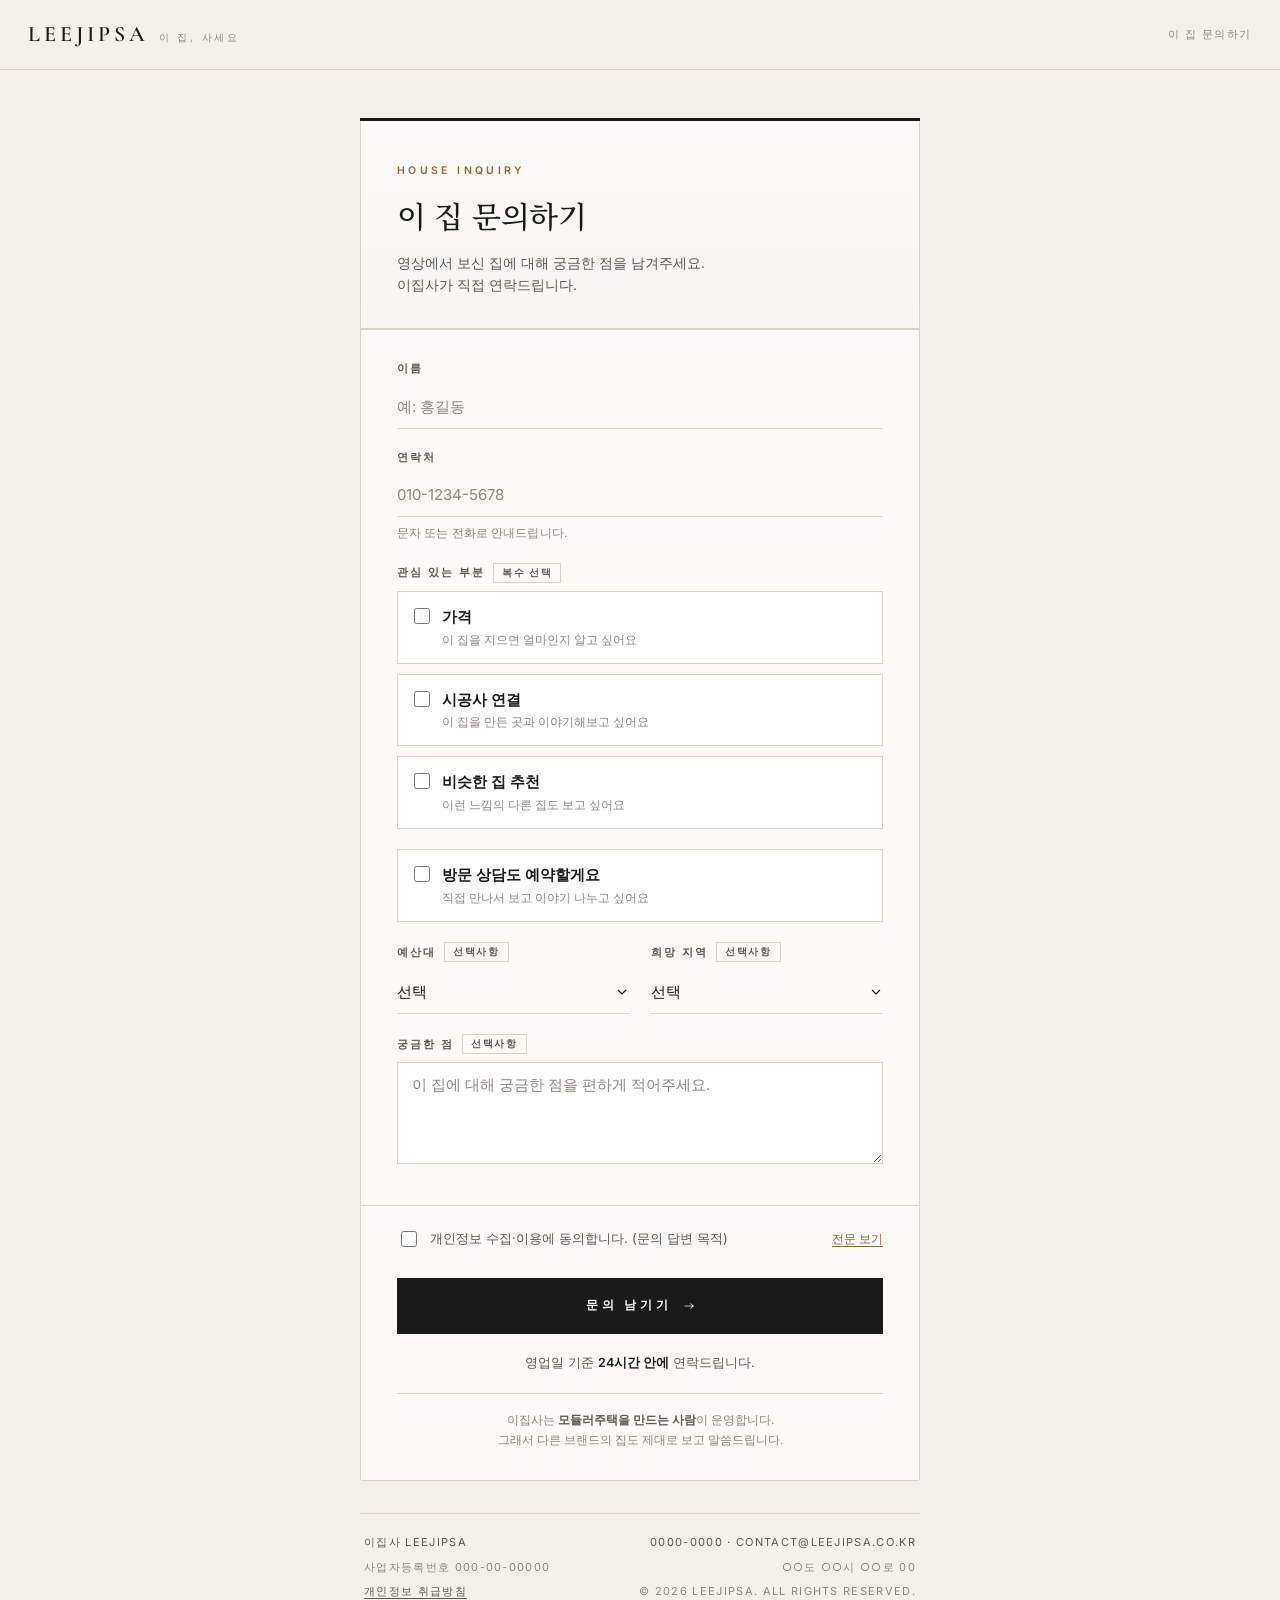
<file: index.html>
<!DOCTYPE html>
<html lang="ko">
<head>
<meta charset="UTF-8" />
<meta name="viewport" content="width=device-width, initial-scale=1.0" />
<title>이집사 — 이 집 문의하기</title>
<link rel="preconnect" href="https://fonts.googleapis.com" />
<link rel="preconnect" href="https://fonts.gstatic.com" crossorigin />
<link href="https://fonts.googleapis.com/css2?family=Cormorant+Garamond:wght@400;500;600&family=Inter:wght@400;500;600;700&family=Noto+Serif+KR:wght@400;500;600&display=swap" rel="stylesheet" />
<link rel="stylesheet" href="styles.css" />
</head>
<body>
  <nav class="topbar">
    <div class="brand">
      <span class="brand-mark">LEEJIPSA</span>
      <span class="brand-sub">이 집, 사세요</span>
    </div>
    <span class="topbar-tag">이 집 문의하기</span>
  </nav>

  <main class="page">
    <form id="inquiry-form" class="card" novalidate>
      <header class="card-header">
        <div class="eyebrow">HOUSE INQUIRY</div>
        <h1>이 집 문의하기</h1>
        <p>영상에서 보신 집에 대해 궁금한 점을 남겨주세요.<br />이집사가 직접 연락드립니다.</p>
      </header>

      <!-- 문의 대상 집: 영상 설명란 링크의 ?h= 파라미터로만 채워진다. 사용자가 입력하지 않는다. -->
      <section class="house" id="house-block" hidden>
        <div class="house-label">문의하시는 집</div>
        <div class="house-value" id="house-value">—</div>
        <input type="hidden" id="house-code" name="houseCode" value="" />
      </section>

      <section class="section">
        <div class="field">
          <label for="name">이름</label>
          <input type="text" id="name" name="name" placeholder="예: 홍길동" autocomplete="name" required />
        </div>

        <div class="field">
          <label for="phone">연락처</label>
          <input type="tel" id="phone" name="phone" placeholder="010-1234-5678" inputmode="numeric" autocomplete="tel" maxlength="13" required />
          <p class="hint">문자 또는 전화로 안내드립니다.</p>
        </div>

        <div class="field">
          <label>관심 있는 부분 <span class="badge">복수 선택</span></label>
          <div class="choices" id="interest-group">
            <label class="choice">
              <input type="checkbox" name="interest" value="가격" />
              <span class="choice-body">
                <span class="choice-title">가격</span>
                <span class="choice-desc">이 집을 지으면 얼마인지 알고 싶어요</span>
              </span>
            </label>
            <label class="choice">
              <input type="checkbox" name="interest" value="시공사 연결" />
              <span class="choice-body">
                <span class="choice-title">시공사 연결</span>
                <span class="choice-desc">이 집을 만든 곳과 이야기해보고 싶어요</span>
              </span>
            </label>
            <label class="choice">
              <input type="checkbox" name="interest" value="비슷한 집 추천" />
              <span class="choice-body">
                <span class="choice-title">비슷한 집 추천</span>
                <span class="choice-desc">이런 느낌의 다른 집도 보고 싶어요</span>
              </span>
            </label>
          </div>
        </div>

        <!-- 방문 예약: 체크한 사람에게만 날짜·시간·인원 칸을 펼친다 -->
        <div class="field visit">
          <label class="choice visit-toggle" for="visit-wanted">
            <input type="checkbox" id="visit-wanted" name="visitWanted" value="방문 상담 희망" aria-controls="visit-fields" aria-expanded="false" />
            <span class="choice-body">
              <span class="choice-title">방문 상담도 예약할게요</span>
              <span class="choice-desc">직접 만나서 보고 이야기 나누고 싶어요</span>
            </span>
          </label>

          <div class="visit-fields" id="visit-fields" hidden>
            <div class="row two">
              <div class="field">
                <label for="visit-date">방문 희망일</label>
                <input type="date" id="visit-date" name="visitDate" />
              </div>
              <div class="field">
                <label for="visit-time">방문 시간 <span class="badge">1시간 단위</span></label>
                <select id="visit-time" name="visitTime">
                  <option value="">선택</option>
                  <option>10:00</option>
                  <option>11:00</option>
                  <option>12:00</option>
                  <option>13:00</option>
                  <option>14:00</option>
                  <option>15:00</option>
                  <option>16:00</option>
                  <option>17:00</option>
                </select>
              </div>
            </div>

            <div class="field">
              <label for="visitors">방문 인원</label>
              <select id="visitors" name="visitors">
                <option value="">선택</option>
                <option>1명</option>
                <option>2명</option>
                <option>3명</option>
                <option>4명</option>
                <option>5명 이상</option>
              </select>
            </div>

            <p class="hint">희망 일정을 받은 뒤, 연락드릴 때 방문 장소와 시간을 확정해 드립니다.</p>
          </div>
        </div>

        <div class="row two">
          <div class="field">
            <label for="budget">예산대 <span class="badge">선택사항</span></label>
            <select id="budget" name="budget">
              <option value="">선택</option>
              <option>5천만원 이하</option>
              <option>5천 ~ 8천만원</option>
              <option>8천만원 ~ 1억</option>
              <option>1억 ~ 1억 5천</option>
              <option>1억 5천 이상</option>
              <option>아직 모르겠어요</option>
            </select>
          </div>
          <div class="field">
            <label for="region">희망 지역 <span class="badge">선택사항</span></label>
            <select id="region" name="region">
              <option value="">선택</option>
              <option>서울</option>
              <option>경기</option>
              <option>인천</option>
              <option>강원</option>
              <option>충북</option>
              <option>충남 · 대전 · 세종</option>
              <option>전북</option>
              <option>전남 · 광주</option>
              <option>경북 · 대구</option>
              <option>경남 · 부산 · 울산</option>
              <option>제주</option>
              <option>아직 모르겠어요</option>
            </select>
          </div>
        </div>

        <div class="field">
          <label for="question">궁금한 점 <span class="badge">선택사항</span></label>
          <textarea id="question" name="question" rows="4" placeholder="이 집에 대해 궁금한 점을 편하게 적어주세요."></textarea>
        </div>
      </section>

      <div class="agree">
        <label>
          <input type="checkbox" id="agree" name="agree" required />
          <span>개인정보 수집·이용에 동의합니다. (문의 답변 목적)</span>
        </label>
        <a class="agree-link" href="privacy.html" target="_blank" rel="noopener">전문 보기</a>
      </div>

      <button type="submit" class="submit">
        <span>문의 남기기</span>
        <span class="arrow" aria-hidden="true">→</span>
      </button>

      <p class="promise">영업일 기준 <strong>24시간 안에</strong> 연락드립니다.</p>

      <p class="disclosure">
        이집사는 <strong>모듈러주택을 만드는 사람</strong>이 운영합니다.<br />
        그래서 다른 브랜드의 집도 제대로 보고 말씀드립니다.
      </p>
    </form>

    <section class="card done" id="done" hidden>
      <div class="done-mark" aria-hidden="true">✓</div>
      <h2>접수됐습니다</h2>
      <p class="done-desc">영업일 기준 24시간 안에 이집사가 직접 연락드립니다.</p>

      <div class="receipt">
        <span class="receipt-label">접수번호</span>
        <span class="receipt-no" id="receipt-no">—</span>
      </div>
      <p class="done-house" id="done-house" hidden></p>
      <p class="done-visit" id="done-visit" hidden></p>

      <!-- TODO: 실제 유튜브 채널 주소로 교체 -->
      <a class="submit done-link" href="https://www.youtube.com/@leejipsa" target="_blank" rel="noopener">
        <span>유튜브 채널로 돌아가기</span>
        <span class="arrow" aria-hidden="true">→</span>
      </a>
    </section>

    <footer class="page-foot">
      <!-- TODO: 실제 상호 / 사업자번호 / 연락처 / 주소로 교체 -->
      <div class="foot-row">
        <span>이집사 LEEJIPSA</span>
        <span>0000-0000 · contact@leejipsa.co.kr</span>
      </div>
      <div class="foot-row muted">
        <span>사업자등록번호 000-00-00000</span>
        <span>○○도 ○○시 ○○로 00</span>
      </div>
      <div class="foot-row muted">
        <a href="privacy.html" target="_blank" rel="noopener">개인정보 취급방침</a>
        <span>© 2026 LEEJIPSA. All rights reserved.</span>
      </div>
    </footer>
  </main>

  <script src="houses.js"></script>
  <script src="script.js"></script>
</body>
</html>
</file>
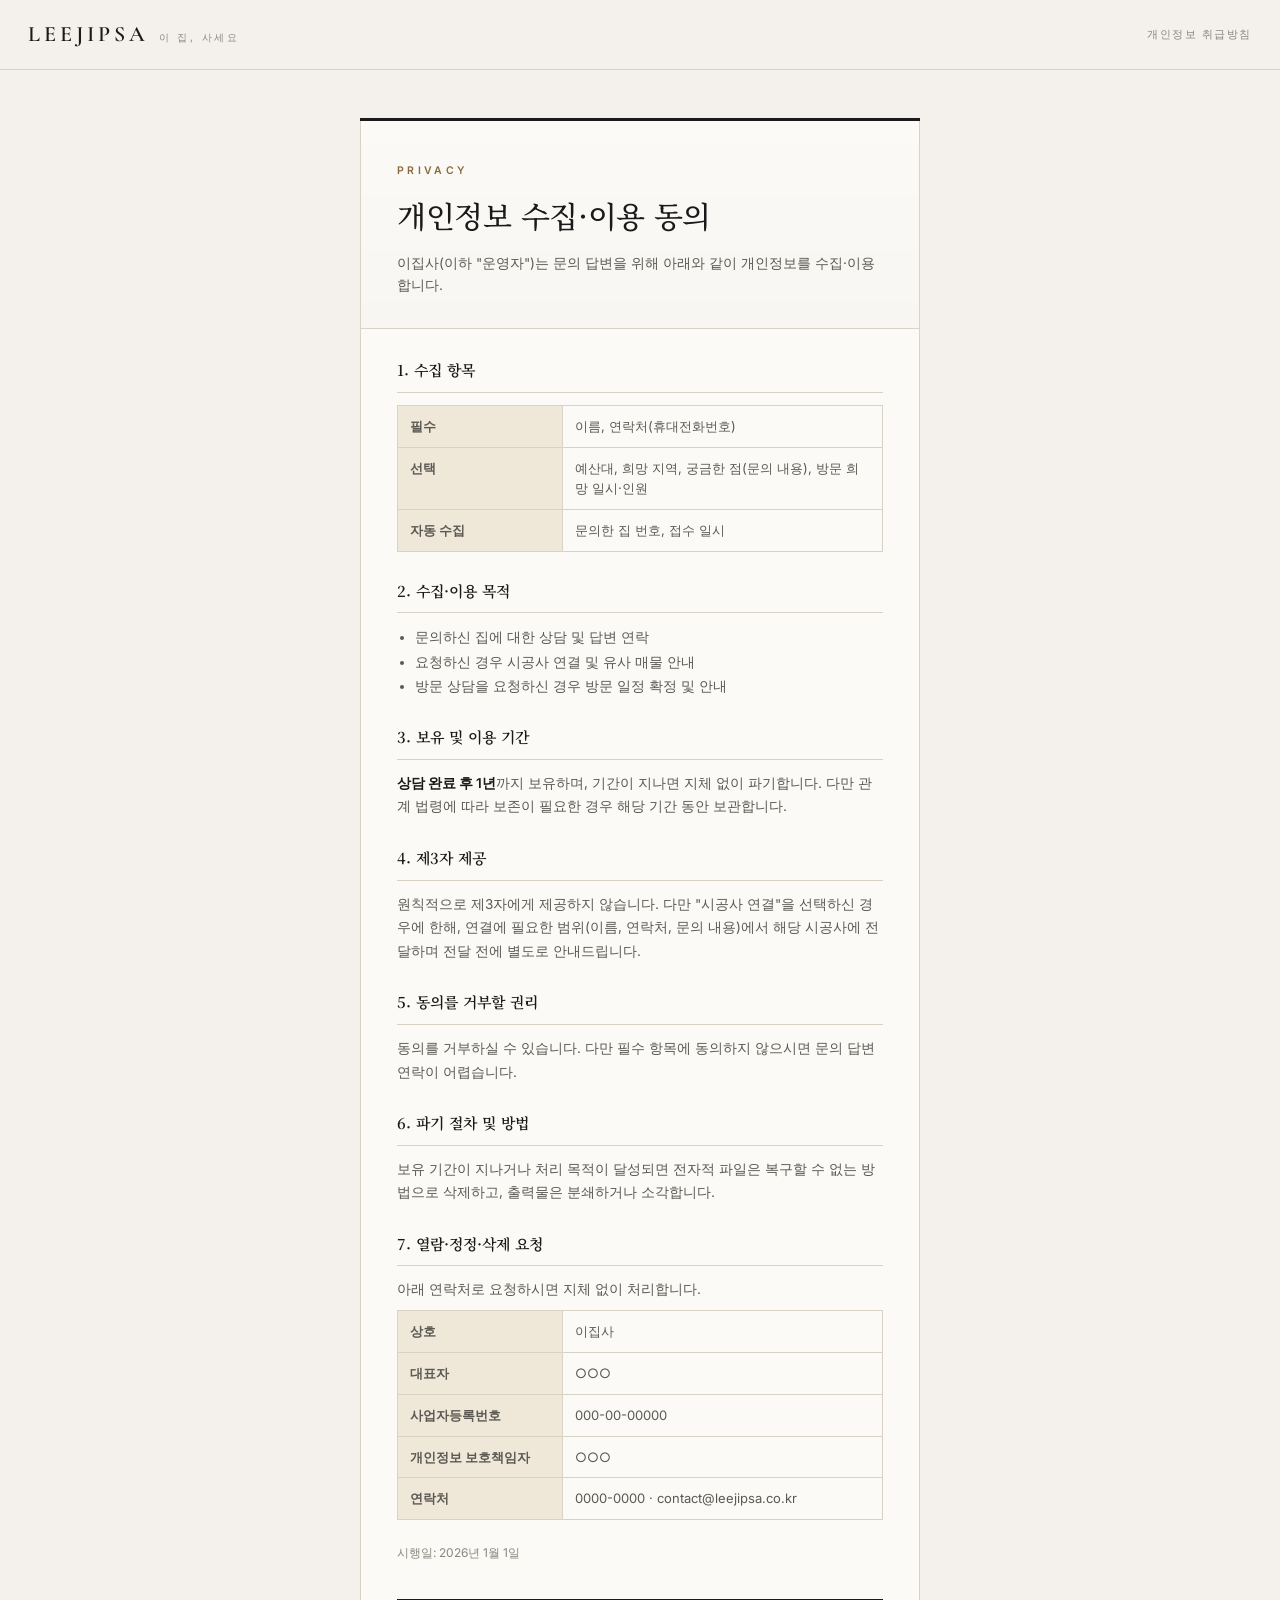
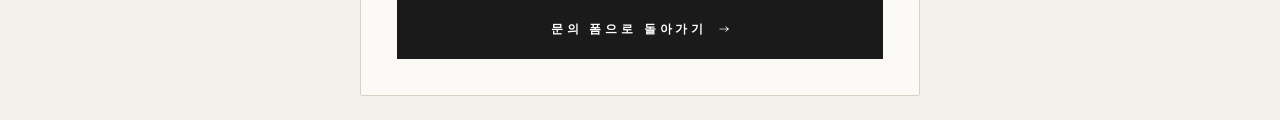
<file: privacy.html>
<!DOCTYPE html>
<html lang="ko">
<head>
<meta charset="UTF-8" />
<meta name="viewport" content="width=device-width, initial-scale=1.0" />
<title>이집사 — 개인정보 수집·이용 동의 / 취급방침</title>
<link rel="preconnect" href="https://fonts.googleapis.com" />
<link rel="preconnect" href="https://fonts.gstatic.com" crossorigin />
<link href="https://fonts.googleapis.com/css2?family=Cormorant+Garamond:wght@400;500;600&family=Inter:wght@400;500;600;700&family=Noto+Serif+KR:wght@400;500;600&display=swap" rel="stylesheet" />
<link rel="stylesheet" href="styles.css" />
</head>
<body>
  <nav class="topbar">
    <div class="brand">
      <span class="brand-mark">LEEJIPSA</span>
      <span class="brand-sub">이 집, 사세요</span>
    </div>
    <span class="topbar-tag">개인정보 취급방침</span>
  </nav>

  <main class="page">
    <article class="card doc">
      <header class="card-header">
        <div class="eyebrow">PRIVACY</div>
        <h1>개인정보 수집·이용 동의</h1>
        <p>이집사(이하 "운영자")는 문의 답변을 위해 아래와 같이 개인정보를 수집·이용합니다.</p>
      </header>

      <section class="section">
        <h2 class="doc-title">1. 수집 항목</h2>
        <table class="doc-table">
          <tbody>
            <tr><th>필수</th><td>이름, 연락처(휴대전화번호)</td></tr>
            <tr><th>선택</th><td>예산대, 희망 지역, 궁금한 점(문의 내용), 방문 희망 일시·인원</td></tr>
            <tr><th>자동 수집</th><td>문의한 집 번호, 접수 일시</td></tr>
          </tbody>
        </table>

        <h2 class="doc-title">2. 수집·이용 목적</h2>
        <ul class="doc-list">
          <li>문의하신 집에 대한 상담 및 답변 연락</li>
          <li>요청하신 경우 시공사 연결 및 유사 매물 안내</li>
          <li>방문 상담을 요청하신 경우 방문 일정 확정 및 안내</li>
        </ul>

        <h2 class="doc-title">3. 보유 및 이용 기간</h2>
        <p class="doc-p">
          <strong>상담 완료 후 1년</strong>까지 보유하며, 기간이 지나면 지체 없이 파기합니다.
          다만 관계 법령에 따라 보존이 필요한 경우 해당 기간 동안 보관합니다.
        </p>

        <h2 class="doc-title">4. 제3자 제공</h2>
        <p class="doc-p">
          원칙적으로 제3자에게 제공하지 않습니다. 다만 "시공사 연결"을 선택하신 경우에 한해,
          연결에 필요한 범위(이름, 연락처, 문의 내용)에서 해당 시공사에 전달하며
          전달 전에 별도로 안내드립니다.
        </p>

        <h2 class="doc-title">5. 동의를 거부할 권리</h2>
        <p class="doc-p">
          동의를 거부하실 수 있습니다. 다만 필수 항목에 동의하지 않으시면
          문의 답변 연락이 어렵습니다.
        </p>

        <h2 class="doc-title">6. 파기 절차 및 방법</h2>
        <p class="doc-p">
          보유 기간이 지나거나 처리 목적이 달성되면 전자적 파일은 복구할 수 없는 방법으로
          삭제하고, 출력물은 분쇄하거나 소각합니다.
        </p>

        <h2 class="doc-title">7. 열람·정정·삭제 요청</h2>
        <p class="doc-p">
          아래 연락처로 요청하시면 지체 없이 처리합니다.
        </p>

        <!-- TODO: 실제 상호 / 대표자 / 사업자번호 / 연락처로 교체 -->
        <table class="doc-table">
          <tbody>
            <tr><th>상호</th><td>이집사</td></tr>
            <tr><th>대표자</th><td>○○○</td></tr>
            <tr><th>사업자등록번호</th><td>000-00-00000</td></tr>
            <tr><th>개인정보 보호책임자</th><td>○○○</td></tr>
            <tr><th>연락처</th><td>0000-0000 · contact@leejipsa.co.kr</td></tr>
          </tbody>
        </table>

        <p class="doc-p muted">시행일: 2026년 1월 1일</p>
      </section>

      <a class="submit done-link" href="index.html">
        <span>문의 폼으로 돌아가기</span>
        <span class="arrow" aria-hidden="true">→</span>
      </a>
    </article>
  </main>
</body>
</html>
</file>
<file: styles.css>
:root {
  --bg: #f4f1ec;
  --paper: #fbfaf7;
  --ink: #1a1a1a;
  --ink-soft: #5b5953;
  --ink-mute: #8a877f;
  --line: #d9d3c7;
  --line-strong: #1a1a1a;
  --input-bg: #ffffff;
  --accent: #8a6a3b;
  --accent-soft: #efe7d8;

  --serif-ko: "Noto Serif KR", "Apple SD Gothic Neo", serif;
  --serif-en: "Cormorant Garamond", "Noto Serif KR", serif;
  --sans: "Inter", -apple-system, BlinkMacSystemFont, "Apple SD Gothic Neo",
          "Noto Sans KR", "Segoe UI", Roboto, sans-serif;

  --radius: 2px;
}

* { box-sizing: border-box; }

[hidden] { display: none !important; }

html, body {
  margin: 0;
  padding: 0;
  background: var(--bg);
  color: var(--ink);
  font-family: var(--sans);
  font-size: 15px;
  line-height: 1.5;
  -webkit-font-smoothing: antialiased;
}

/* Top bar */
.topbar {
  display: flex;
  align-items: center;
  justify-content: space-between;
  padding: 18px 28px;
  border-bottom: 1px solid var(--line);
  background: var(--bg);
}

.brand {
  display: flex;
  align-items: baseline;
  gap: 10px;
}

.brand-mark {
  font-family: var(--serif-en);
  font-size: 22px;
  font-weight: 600;
  letter-spacing: 0.18em;
  color: var(--ink);
}

.brand-sub {
  font-size: 10px;
  letter-spacing: 0.28em;
  color: var(--ink-mute);
  text-transform: uppercase;
}

.topbar-tag {
  font-size: 11px;
  letter-spacing: 0.14em;
  color: var(--ink-mute);
  text-transform: uppercase;
  white-space: nowrap;
}

/* Page */
.page {
  min-height: calc(100vh - 60px);
  display: flex;
  flex-direction: column;
  align-items: center;
  padding: 48px 20px 24px;
}

/* Card */
.card {
  width: 100%;
  max-width: 560px;
  background: var(--paper);
  border: 1px solid var(--line);
  border-radius: var(--radius);
  position: relative;
}

.card::before {
  content: "";
  position: absolute;
  top: -1px; left: -1px; right: -1px;
  height: 3px;
  background: var(--ink);
}

.card-header {
  padding: 44px 36px 32px;
  border-bottom: 1px solid var(--line);
  background:
    linear-gradient(180deg, rgba(0,0,0,0) 0%, rgba(0,0,0,0.015) 100%),
    var(--paper);
}

.eyebrow {
  font-size: 10.5px;
  letter-spacing: 0.32em;
  color: var(--accent);
  text-transform: uppercase;
  margin-bottom: 14px;
  font-weight: 600;
}

.card-header h1 {
  font-family: var(--serif-ko);
  font-weight: 500;
  font-size: 30px;
  margin: 0 0 14px;
  letter-spacing: -0.01em;
  color: var(--ink);
}

.card-header p {
  margin: 0;
  font-size: 13.5px;
  color: var(--ink-soft);
  line-height: 1.65;
}

/* Section */
.section {
  padding: 30px 36px 14px;
  border-top: 1px solid var(--line);
}

.section:first-of-type {
  border-top: none;
  padding-top: 30px;
}

/* Field */
.field {
  margin-bottom: 20px;
}

.field > label {
  display: flex;
  align-items: center;
  gap: 8px;
  font-size: 11px;
  font-weight: 600;
  letter-spacing: 0.18em;
  text-transform: uppercase;
  margin-bottom: 8px;
  color: var(--ink-soft);
}

input[type="text"],
input[type="tel"],
input[type="date"],
select,
textarea {
  width: 100%;
  padding: 12px 0;
  background: transparent;
  border: none;
  border-bottom: 1px solid var(--line);
  border-radius: 0;
  font-size: 15px;
  color: var(--ink);
  font-family: inherit;
  outline: none;
  transition: border-color 0.2s;
}

input::placeholder,
textarea::placeholder {
  color: var(--ink-mute);
  font-weight: 400;
}

input:focus,
select:focus,
textarea:focus {
  border-bottom-color: var(--ink);
}

select {
  appearance: none;
  -webkit-appearance: none;
  background-image: url("data:image/svg+xml;utf8,<svg xmlns='http://www.w3.org/2000/svg' width='10' height='6' viewBox='0 0 10 6'><path fill='none' stroke='%231a1a1a' stroke-width='1.2' d='M1 1l4 4 4-4'/></svg>");
  background-repeat: no-repeat;
  background-position: right 2px center;
  padding-right: 24px;
  cursor: pointer;
}

.row.two {
  display: grid;
  grid-template-columns: 1fr 1fr;
  gap: 22px;
}

.hint {
  margin: 8px 0 0;
  font-size: 11.5px;
  color: var(--ink-mute);
  letter-spacing: 0.01em;
}

.badge {
  display: inline-block;
  padding: 2px 8px;
  font-size: 9.5px;
  font-weight: 600;
  letter-spacing: 0.18em;
  color: var(--ink-soft);
  background: transparent;
  border: 1px solid var(--line);
  border-radius: 0;
  text-transform: uppercase;
}

.badge-soft {
  color: var(--accent);
  border-color: var(--accent);
  background: var(--accent-soft);
}

textarea {
  resize: vertical;
  min-height: 96px;
  border: 1px solid var(--line);
  padding: 12px 14px;
  background: var(--input-bg);
}

textarea:focus { border-color: var(--ink); }

/* 문의 대상 집 */
.house {
  padding: 22px 36px;
  border-top: 1px solid var(--line);
  background: var(--accent-soft);
}

.house-label {
  font-size: 10.5px;
  font-weight: 600;
  letter-spacing: 0.22em;
  text-transform: uppercase;
  color: var(--accent);
  margin-bottom: 10px;
}

.house-value {
  font-family: var(--serif-ko);
  font-size: 19px;
  font-weight: 600;
  color: var(--ink);
  line-height: 1.4;
}

/* 선택지 */
.choices {
  display: grid;
  gap: 10px;
}

.choice {
  display: flex;
  align-items: flex-start;
  gap: 12px;
  padding: 14px 16px;
  border: 1px solid var(--line);
  background: var(--input-bg);
  cursor: pointer;
  transition: border-color 0.15s, background 0.15s;
}

.choice input[type="checkbox"],
.choice input[type="checkbox"],
.choice input[type="radio"] {
  margin: 2px 0 0;
  width: 16px;
  height: 16px;
  accent-color: var(--ink);
  flex: none;
}

.choice-body {
  display: flex;
  flex-direction: column;
  gap: 3px;
}

.choice-title {
  font-size: 14.5px;
  font-weight: 600;
  color: var(--ink);
}

.choice-desc {
  font-size: 12px;
  color: var(--ink-mute);
  line-height: 1.5;
}

.choice:hover { border-color: var(--ink-soft); }

.choice.is-selected,
.choice:has(input:checked) {
  border-color: var(--ink);
  background: var(--paper);
}

/* 방문 예약 */
.field > label.visit-toggle {
  align-items: flex-start;
  gap: 12px;
  margin-bottom: 0;
  font-size: inherit;
  font-weight: inherit;
  letter-spacing: normal;
  text-transform: none;
  color: inherit;
}

.visit-fields {
  margin-top: 4px;
  padding: 20px 0 4px 18px;
  border-left: 2px solid var(--accent);
}

.visit-fields > .field:last-of-type { margin-bottom: 0; }
.visit-fields > .hint { margin-top: 12px; }

.done-visit {
  margin: 8px 0 0;
  font-size: 13px;
  color: var(--ink-soft);
  line-height: 1.6;
}

.done-visit strong { color: var(--ink); font-weight: 600; }

/* 포지션 안내 */
.disclosure {
  margin: 0 36px;
  padding: 16px 0 30px;
  border-top: 1px solid var(--line);
  font-size: 12px;
  line-height: 1.7;
  color: var(--ink-mute);
  text-align: center;
}

.disclosure strong {
  color: var(--ink-soft);
  font-weight: 600;
}

/* Consent */
.agree {
  padding: 22px 36px 6px;
  border-top: 1px solid var(--line);
}

.agree label {
  display: flex;
  align-items: center;
  gap: 10px;
  font-size: 13px;
  color: var(--ink-soft);
  cursor: pointer;
}

.agree input[type="checkbox"] {
  width: 16px;
  height: 16px;
  accent-color: var(--ink);
  border-radius: 0;
}

.agree {
  display: flex;
  align-items: center;
  justify-content: space-between;
  gap: 14px;
}

.agree-link {
  flex: none;
  font-size: 12px;
  color: var(--accent);
  text-decoration: underline;
  text-underline-offset: 3px;
  white-space: nowrap;
}

/* Submit */
.submit {
  display: flex;
  align-items: center;
  justify-content: center;
  gap: 12px;
  width: calc(100% - 72px);
  margin: 22px 36px 20px;
  padding: 18px 20px;
  background: var(--ink);
  color: #fff;
  font-size: 12px;
  font-weight: 600;
  letter-spacing: 0.32em;
  text-transform: uppercase;
  border: none;
  border-radius: 0;
  cursor: pointer;
  transition: background 0.2s, letter-spacing 0.25s;
  font-family: var(--sans);
}

.submit:hover {
  background: var(--accent);
  letter-spacing: 0.36em;
}

.submit:active { transform: translateY(1px); }

.submit .arrow {
  font-family: var(--serif-en);
  font-size: 16px;
  letter-spacing: 0;
  transform: translateY(-1px);
}

.promise {
  margin: 0;
  padding: 0 36px 20px;
  font-size: 12.5px;
  color: var(--ink-soft);
  text-align: center;
}

.promise strong { color: var(--ink); font-weight: 600; }

/* 완료 화면 */
.done {
  padding: 52px 36px 40px;
  text-align: center;
}

.done-mark {
  width: 46px;
  height: 46px;
  margin: 0 auto 20px;
  border: 1px solid var(--ink);
  display: flex;
  align-items: center;
  justify-content: center;
  font-size: 20px;
  color: var(--ink);
}

.done h2 {
  font-family: var(--serif-ko);
  font-size: 24px;
  font-weight: 500;
  margin: 0 0 10px;
}

.done-desc {
  margin: 0 0 26px;
  font-size: 13.5px;
  color: var(--ink-soft);
}

.receipt {
  display: inline-flex;
  align-items: center;
  gap: 14px;
  padding: 14px 22px;
  border: 1px solid var(--line);
  background: var(--accent-soft);
}

.receipt-label {
  font-size: 10.5px;
  font-weight: 600;
  letter-spacing: 0.2em;
  text-transform: uppercase;
  color: var(--accent);
}

.receipt-no {
  font-family: var(--sans);
  font-size: 17px;
  font-weight: 700;
  letter-spacing: 0.06em;
  color: var(--ink);
}

.done-house {
  margin: 16px 0 0;
  font-size: 12.5px;
  color: var(--ink-mute);
}

.done-link {
  width: 100%;
  margin: 30px 0 0;
  text-decoration: none;
}

/* 약관 문서 */
.doc .section { padding-bottom: 28px; }

.doc-title {
  font-family: var(--serif-ko);
  font-size: 15px;
  font-weight: 600;
  margin: 28px 0 12px;
  padding-bottom: 10px;
  border-bottom: 1px solid var(--line);
}

.doc-title:first-child { margin-top: 0; }

.doc-p {
  margin: 0 0 8px;
  font-size: 13.5px;
  line-height: 1.75;
  color: var(--ink-soft);
}

.doc-p.muted { color: var(--ink-mute); font-size: 12px; margin-top: 22px; }
.doc-p strong { color: var(--ink); font-weight: 600; }

.doc-list {
  margin: 0;
  padding-left: 18px;
  font-size: 13.5px;
  line-height: 1.8;
  color: var(--ink-soft);
}

.doc-table {
  width: 100%;
  border-collapse: collapse;
  font-size: 13px;
}

.doc-table th,
.doc-table td {
  padding: 10px 12px;
  border: 1px solid var(--line);
  text-align: left;
  vertical-align: top;
  line-height: 1.6;
}

.doc-table th {
  width: 34%;
  background: var(--accent-soft);
  font-weight: 600;
  color: var(--ink-soft);
  white-space: nowrap;
}

.doc-table td { color: var(--ink-soft); }

.doc .done-link { margin: 0 36px 36px; width: calc(100% - 72px); }

/* Footer */
.page-foot {
  width: 100%;
  max-width: 560px;
  margin-top: 32px;
  padding: 16px 4px;
  border-top: 1px solid var(--line);
}

.foot-row {
  display: flex;
  justify-content: space-between;
  gap: 12px;
  font-size: 11px;
  letter-spacing: 0.12em;
  color: var(--ink-soft);
  text-transform: uppercase;
  padding: 4px 0;
}

.foot-row.muted { color: var(--ink-mute); }

.foot-row a {
  color: var(--ink-soft);
  text-decoration: underline;
  text-underline-offset: 3px;
}

@media (max-width: 520px) {
  .topbar {
    padding: 14px 18px;
    flex-direction: column;
    align-items: flex-start;
    gap: 6px;
  }
  .topbar-tag { font-size: 10px; letter-spacing: 0.1em; }
  .page { padding: 28px 14px 18px; }
  .card-header { padding: 32px 22px 24px; }
  .card-header h1 { font-size: 24px; }
  .section { padding: 24px 22px 8px; }
  .house { padding: 18px 22px; }
  .house-code { font-size: 26px; }
  .disclosure { margin: 0 22px; padding: 14px 0 24px; }
  .promise { padding: 0 22px 16px; }
  .done { padding: 40px 22px 30px; }
  .doc .done-link { margin: 0 22px 26px; width: calc(100% - 44px); }
  .agree { flex-wrap: wrap; gap: 8px; }
  .visit-fields { padding-left: 14px; }
  .agree { padding: 18px 22px 4px; }
  .submit { width: calc(100% - 44px); margin: 18px 22px 16px; padding: 16px 14px; letter-spacing: 0.24em; }
  .row.two { grid-template-columns: 1fr; gap: 0; }
  .foot-row {
    flex-direction: column;
    gap: 2px;
  }
}
</file>
